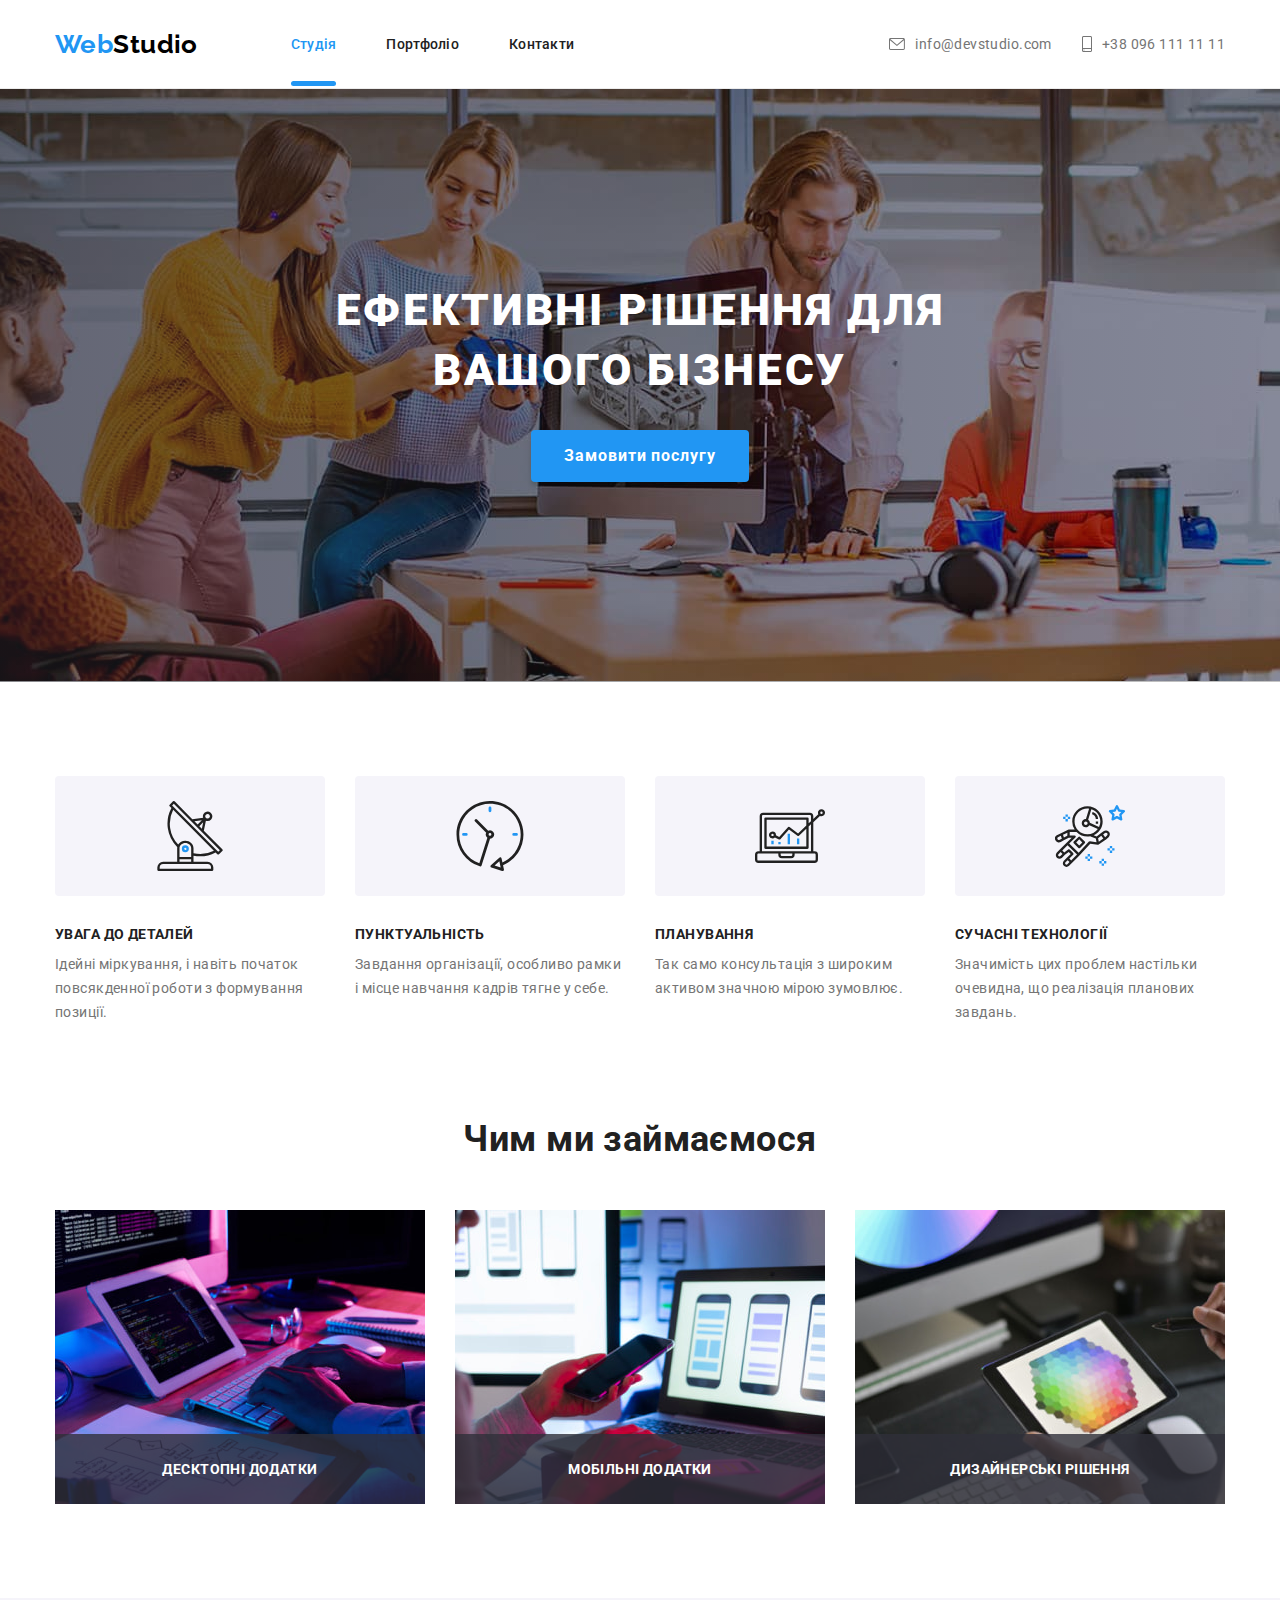
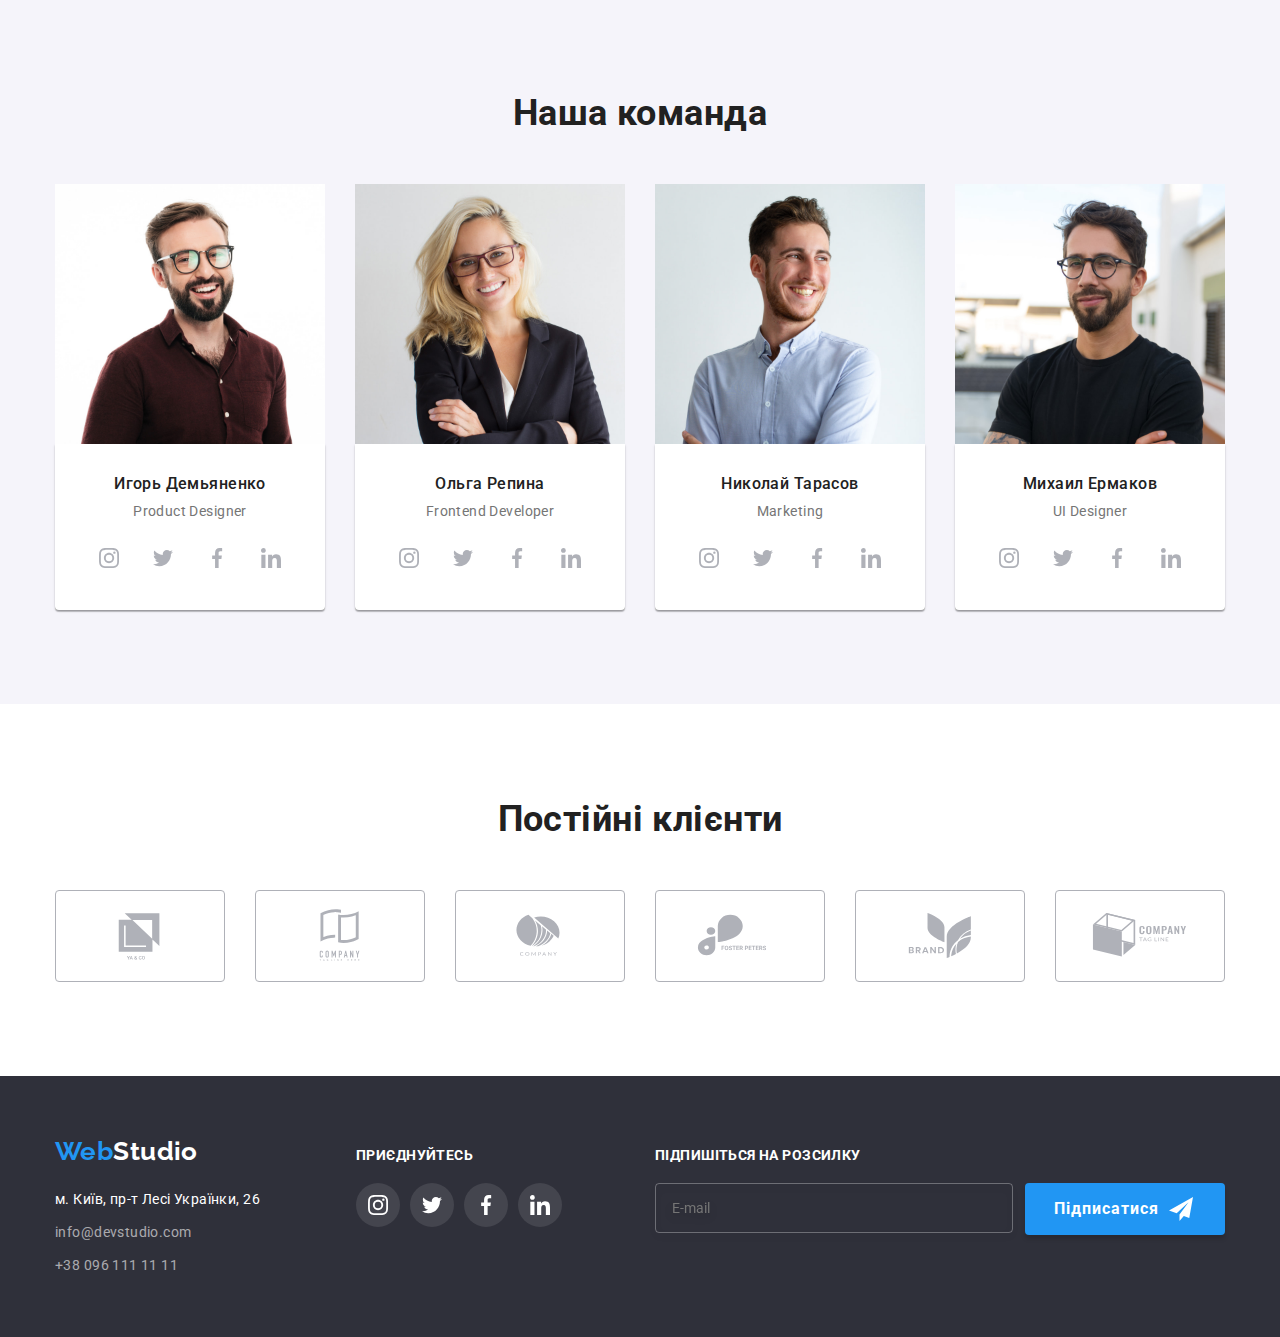
<file: index.html>
<!DOCTYPE html>
<html lang="uk">
  <head>
    <meta charset="UTF-8" />
    <meta http-equiv="X-UA-Compatible" content="IE=edge" />
    <meta name="viewport" content="width=device-width, initial-scale=1.0" />
    <title>WebStudio</title>
    <link rel="preconnect" href="https://fonts.googleapis.com" />
    <link rel="preconnect" href="https://fonts.gstatic.com" crossorigin />
    <link
      href="https://fonts.googleapis.com/css2?family=Raleway:wght@700&family=Roboto:wght@400;500;700;900&display=swap"
      rel="stylesheet"
    />
    <link
      rel="stylesheet"
      href="https://cdnjs.cloudflare.com/ajax/libs/modern-normalize/1.1.0/modern-normalize.min.css"
    />
    <link rel="stylesheet" href="./css/main.min.css" />
    
  </head>

  <body>
    <!-- HEADER -->
    <header class="header">
      <div class="container header-container">
        <a class="logo" href="./index.html">Web<span class="logo__acent">Studio</span></a>
        <nav class="nav">
          <ul class="nav__list">
            <li class="nav__item"><a class="nav__link nav__link--current" href="./index.html">Студія</a></li>
            <li class="nav__item"><a class="nav__link" href="./portfolio.html">Портфоліо</a></li>
            <li class="nav__item"><a class="nav__link" href="/">Контакти</a></li>
          </ul>
        </nav>
        <ul class="contact">
          <li class="contact__item">
            <a class="contact__link" href="mailto:info@devstudio.com">
              <svg class="contact__icon" width="16" height="12"><use href="./image/icons.svg#icon-envelope"></use></svg
              >info@devstudio.com</a
            >
          </li>
          <li class="contact__item">
            <a class="contact__link" href="tel:+38-096-111-11-11">
              <svg class="contact__icon" width="10" height="16">
                <use href="./image/icons.svg#icon-smartphone"></use></svg
              >+38 096 111 11 11</a
            >
          </li>
        </ul>
      </div>
    </header>
    <main>
      <!-- Hero section -->
      <section class="hero">
        <div class="container">
          <h1 class="hero__title">Ефективні рішення для вашого бізнесу</h1>
          <button class="hero__btn" data-modal-open type="button">Замовити послугу</button>
        </div>
      </section>
      <!-- Competence section -->
      <section class="competence">
        <div class="container">
          <h2 class="visually-hidden">Наші Компитенції</h2>
          <ul class="competence__list card">
            <li class="competence__item">
              <div class="box">
                <svg class="competence__icon">
                  <use href="./image/icons.svg#icon-antenna"></use>
                </svg>
              </div>
              <h3 class="title">УВАГА ДО ДЕТАЛЕЙ</h3>
              <p class="competence__dsc">
                Ідейні міркування, і навіть початок повсякденної роботи з формування позиції.
              </p>
            </li>
            <li class="competence__item">
              <div class="box">
                <svg class="competence__icon">
                  <use href="./image/icons.svg#icon-clock"></use>
                </svg>
              </div>
              <h3 class="title">ПУНКТУАЛЬНІСТЬ</h3>
              <p class="competence__dsc">Завдання організації, особливо рамки і місце навчання кадрів тягне у себе.</p>
            </li>
            <li class="competence__item">
              <div class="box">
                <svg class="competence__icon">
                  <use href="./image/icons.svg#icon-diagram"></use>
                </svg>
              </div>
              <h3 class="title">ПЛАНУВАННЯ</h3>
              <p class="competence__dsc">Так само консультація з широким активом значною мірою зумовлює.</p>
            </li>
            <li class="competence__item">
              <div class="box">
                <svg class="competence__icon">
                  <use href="./image/icons.svg#icon-astronaut"></use>
                </svg>
              </div>
              <h3 class="title">СУЧАСНІ ТЕХНОЛОГІЇ</h3>
              <p class="competence__dsc">Значимість цих проблем настільки очевидна, що реалізація планових завдань.</p>
            </li>
          </ul>
        </div>
      </section>
      <!-- Work section -->
      <section class="work">
        <div class="container">
          <h2 class="section-title">Чим ми займаємося</h2>
          <ul class="work__list card">
            <li class="work__item">
              <img class="work__img" 
               src="./image/box-1.jpg"
               alt="розробка на компютері"
               width="370" />
              <div class="work__overlay">
                <p class="work__dsc">Десктопні додатки</p>
              </div>
            </li>
            <li class="work__item">
              <img class="work__img" src="./image/box-2.jpg" alt="мобільний телефон" width="370" />
              <div class="work__overlay">
                <p class="work__dsc">Мобільні додатки</p>
              </div>
            </li>
            <li class="work__item">
              <img class="work__img" src="./image/box-3.jpg" alt="шистикутник на планшеті" width="370" />
              <div class="work__overlay">
                <p class="work__dsc">Дизайнерські рішення</p>
              </div>
            </li>
          </ul>
        </div>
      </section>
      <!-- Team section -->
      <section class="team">
        <div class="container">
          <h2 class="section-title">Наша команда</h2>
          <ul class="team__list card">
            <li class="team__item">
              <img class="team__img" src="./image/img-3.jpg" alt="фотографія Ігоря" width="270" />
              <div class="wrap">
                <h3 class="wrap__title">Игорь Демьяненко</h3>
                <p class="team__dsc" lang="en">Product Designer</p>
                <ul class="social">
                  <li>
                    <a class="social__link" href="" target="_blank" rel="noopener noreferrer">
                      <svg class="social__icon" width="20" height="20">
                        <use href="./image/icons.svg#icon-instagram"></use></svg
                    ></a>
                  </li>
                  <li>
                    <a class="social__link" href="" target="_blank" rel="noopener noreferrer">
                      <svg class="social__icon" width="20" height="20">
                        <use href="./image/icons.svg#icon-twitter"></use></svg
                    ></a>
                  </li>
                  <li>
                    <a class="social__link" href="" target="_blank" rel="noopener noreferrer">
                      <svg class="social__icon" width="20" height="20">
                        <use href="./image/icons.svg#icon-facebook"></use></svg
                    ></a>
                  </li>
                  <li>
                    <a class="social__link" href="" target="_blank" rel="noopener noreferrer">
                      <svg class="social__icon" width="20" height="20">
                        <use href="./image/icons.svg#icon-linkedin"></use></svg
                    ></a>
                  </li>
                </ul>
              </div>
            </li>
            <li class="team__item">
              <img class="team__img" src="./image/img-2.jpg" alt="фотографія Ольги" width="270" />
              <div class="wrap">
                <h3 class="wrap__title">Ольга Репина</h3>
                <p class="team__dsc" lang="en">Frontend Developer</p>
                <ul class="social">
                  <li>
                    <a class="social__link" href="" target="_blank" rel="noopener noreferrer">
                      <svg class="social__icon" width="20" height="20">
                        <use href="./image/icons.svg#icon-instagram"></use></svg
                    ></a>
                  </li>
                  <li>
                    <a class="social__link" href="" target="_blank" rel="noopener noreferrer">
                      <svg class="social__icon" width="20" height="20">
                        <use href="./image/icons.svg#icon-twitter"></use></svg
                    ></a>
                  </li>
                  <li>
                    <a class="social__link" href="" target="_blank" rel="noopener noreferrer">
                      <svg class="social__icon" width="20" height="20">
                        <use href="./image/icons.svg#icon-facebook"></use></svg
                    ></a>
                  </li>
                  <li>
                    <a class="social__link" href="" target="_blank" rel="noopener noreferrer">
                      <svg class="social__icon" width="20" height="20">
                        <use href="./image/icons.svg#icon-linkedin"></use></svg
                    ></a>
                  </li>
                </ul>
              </div>
            </li>
            <li class="team__item">
              <img class="team__img" src="./image/img-1.jpg" alt="фотографія Миколая" width="270" />
              <div class="wrap">
                <h3 class="wrap__title">Николай Тарасов</h3>
                <p class="team__dsc" lang="en">Marketing</p>
                <ul class="social">
                  <li>
                    <a class="social__link" href="" target="_blank" rel="noopener noreferrer">
                      <svg class="social__icon" width="20" height="20">
                        <use href="./image/icons.svg#icon-instagram"></use></svg
                    ></a>
                  </li>
                  <li>
                    <a class="social__link" href="" target="_blank" rel="noopener noreferrer">
                      <svg class="social__icon" width="20" height="20">
                        <use href="./image/icons.svg#icon-twitter"></use></svg
                    ></a>
                  </li>
                  <li>
                    <a class="social__link" href="" target="_blank" rel="noopener noreferrer">
                      <svg class="social__icon" width="20" height="20">
                        <use href="./image/icons.svg#icon-facebook"></use></svg
                    ></a>
                  </li>
                  <li>
                    <a class="social__link" href="" target="_blank" rel="noopener noreferrer">
                      <svg class="social__icon" width="20" height="20">
                        <use href="./image/icons.svg#icon-linkedin"></use></svg
                    ></a>
                  </li>
                </ul>
              </div>
            </li>
            <li class="team__item">
              <img class="team__img" src="./image/img.jpg" alt="фотографія Михайла" width="270" />
              <div class="wrap">
                <h3 class="wrap__title">Михаил Ермаков</h3>
                <p class="team__dsc" lang="en">UI Designer</p>
                <ul class="social">
                  <li>
                    <a class="social__link" href="" target="_blank" rel="noopener noreferrer">
                      <svg class="social__icon" width="20" height="20">
                        <use href="./image/icons.svg#icon-instagram"></use></svg
                    ></a>
                  </li>
                  <li>
                    <a class="social__link" href="" target="_blank" rel="noopener noreferrer">
                      <svg class="social__icon" width="20" height="20">
                        <use href="./image/icons.svg#icon-twitter"></use></svg
                    ></a>
                  </li>
                  <li>
                    <a class="social__link" href="" target="_blank" rel="noopener noreferrer">
                      <svg class="social__icon" width="20" height="20">
                        <use href="./image/icons.svg#icon-facebook"></use></svg
                    ></a>
                  </li>
                  <li>
                    <a class="social__link" href="" target="_blank" rel="noopener noreferrer">
                      <svg class="social__icon" width="20" height="20">
                        <use href="./image/icons.svg#icon-linkedin"></use></svg
                    ></a>
                  </li>
                </ul>
              </div>
            </li>
          </ul>
        </div>
      </section>
      <section class="client">
        <div class="container">
          <h2 class="section-title">Постійні клієнти</h2>
          <ul class="client__list">
            <li class="client__item">
              <a class="client__link" href="" target="_blank" rel="noopener noreferrer">
                <svg class="client__icon"><use href="./image/icons.svg#icon-logo-1"></use></svg
              ></a>
            </li>
            <li class="client__item">
              <a class="client__link" href="" target="_blank" rel="noopener noreferrer">
                <svg class="client__icon"><use href="./image/icons.svg#icon-logo-2"></use></svg
              ></a>
            </li>
            <li class="client__item">
              <a class="client__link" href="" target="_blank" rel="noopener noreferrer">
                <svg class="client__icon"><use href="./image/icons.svg#icon-logo-3"></use></svg
              ></a>
            </li>
            <li class="client__item">
              <a class="client__link" href="" target="_blank" rel="noopener noreferrer">
                <svg class="client__icon"><use href="./image/icons.svg#icon-logo-4"></use></svg
              ></a>
            </li>
            <li class="client__item">
              <a class="client__link" href="" target="_blank" rel="noopener noreferrer">
                <svg class="client__icon"><use href="./image/icons.svg#icon-logo-5"></use></svg
              ></a>
            </li>
            <li class="client__item">
              <a class="client__link" href="" target="_blank" rel="noopener noreferrer">
                <svg class="client__icon"><use href="./image/icons.svg#icon-logo-6"></use></svg
              ></a>
            </li>
          </ul>
        </div>
      </section>
    </main>
    <!-- Footer section -->
    <footer class="footer">
      <div class="container footer-container">
        <div class="address-content">
          <a class="logo logo--footer" href="./index.html"
            >Web<span class="logo__acent logo__acent--footer">Studio</span></a
          >
          <address class="address">
            <ul class="address__list">
              <li class="addres__item">
                <a
                  class="address__link address__link--white"
                  target="_blank"
                  href="https://goo.gl/maps/YeNabfr8arw7dKwr5"
                  rel="noopener noreferrer"
                >
                  м. Київ, пр-т Лесі Українки, 26</a
                >
              </li>
              <li class="addres__item">
                <a class="address__link" href="mailto:info@devstudio.com">info@devstudio.com</a>
              </li>
              <li class="addres__item">
                <a class="address__link" href="tel:+38-096-111-11-11">+38 096 111 11 11</a>
              </li>
            </ul>
          </address>
        </div>

        <div class="footer-contact">
          <h3 class="title title--footer">приєднуйтесь</h3>
          <ul class="social">
            <li>
              <a class="social__link social__link--footer" href="" target="_blank" rel="noopener noreferrer">
                <svg class="social__icon" width="20" height="20">
                  <use href="./image/icons.svg#icon-instagram"></use></svg
              ></a>
            </li>
            <li>
              <a class="social__link social__link--footer" href="" target="_blank" rel="noopener noreferrer">
                <svg class="social__icon" width="20" height="20"><use href="./image/icons.svg#icon-twitter"></use></svg
              ></a>
            </li>
            <li>
              <a class="social__link social__link--footer" href="" target="_blank" rel="noopener noreferrer">
                <svg class="social__icon" width="20" height="20"><use href="./image/icons.svg#icon-facebook"></use></svg
              ></a>
            </li>
            <li>
              <a class="social__link social__link--footer" href="" target="_blank" rel="noopener noreferrer">
                <svg class="social__icon" width="20" height="20"><use href="./image/icons.svg#icon-linkedin"></use></svg
              ></a>
            </li>
          </ul>
        </div>

        <form class="subscribe">
          <h3 class="title title--footer">Підпишіться на розсилку</h3>
          <input class="subscribe__input" type="email" name="email" placeholder="E-mail" />
          <button class="subscribe__btn" type="submit">
            Підписатися
            <svg class="subscribe__icon" width="24" height="24">
              <use href="./image/icons.svg#icon-icon-send"></use>
            </svg>
          </button>
        </form>
      </div>
    </footer>
    <!-- Modal window -->
    <div class="backdrop backdrop--is-hidden" data-modal>
      <div class="modal">
        <button class="modal__btn" data-modal-close type="button">
          <svg class="modal__icon" width="18" height="18">
            <use href="./image/icons.svg#icon-close-black-18dp-2-1"></use>
          </svg>
        </button>
        <form class="form">
          <strong class="form__title">Залиште свої дані, ми вам передзвонимо</strong>
          <div class="form__group" role="group">
            <label class="form__wrap">
              <span class="form__label">Ім'я</span>
              <input class="form__input" type="text" name="username" />
              <svg class="form__icon" width="17" height="17">
                <use href="./image/icons.svg#icon-vector"></use>
              </svg>
            </label>
            <label class="form__wrap">
              <span class="form__label">Телефон</span>
              <input class="form__input" type="tel" name="telefon" />
              <svg class="form__icon" width="18" height="18">
                <use href="./image/icons.svg#icon-phone-black-18dp-1"></use>
              </svg>
            </label>
            <label class="form__wrap">
              <span class="form__label">Пошта</span>
              <input class="form__input" type="email" name="email" />
              <svg class="form__icon" width="18" height="18">
                <use href="./image/icons.svg#icon-email-black-18dp-1"></use>
              </svg>
            </label>
            <label class="form__wrap">
              <span class="form__label">Коментар</span>
              <textarea class="form__input" cols="30" rows="10" placeholder="Введіть текст"></textarea>
            </label>
          </div>
          <label class="agreement">
            <input class="agreement__checkbox visually-hidden" type="checkbox" name="agreement" />
            <svg class="agreement__icon" width="16" height="15">
              <use class="agreement__icon agreement__icon--uncheck" href="./image/icons.svg#icon-icon"></use>
              <use class="agreement__icon agreement__icon--check" href="./image/icons.svg#icon-icon-check"></use>
            </svg>
            <span class="agreement__label"
              >Погоджуюся з розсилкою та приймаю <a class="agreement__link" href="">Умови договору</a></span
            >
          </label>
          <button class="agreement__btn" type="submit">Відправити</button>
        </form>
      </div>
    </div>
    <script src="./modal.js"></script>
  </body>
</html>
</file>
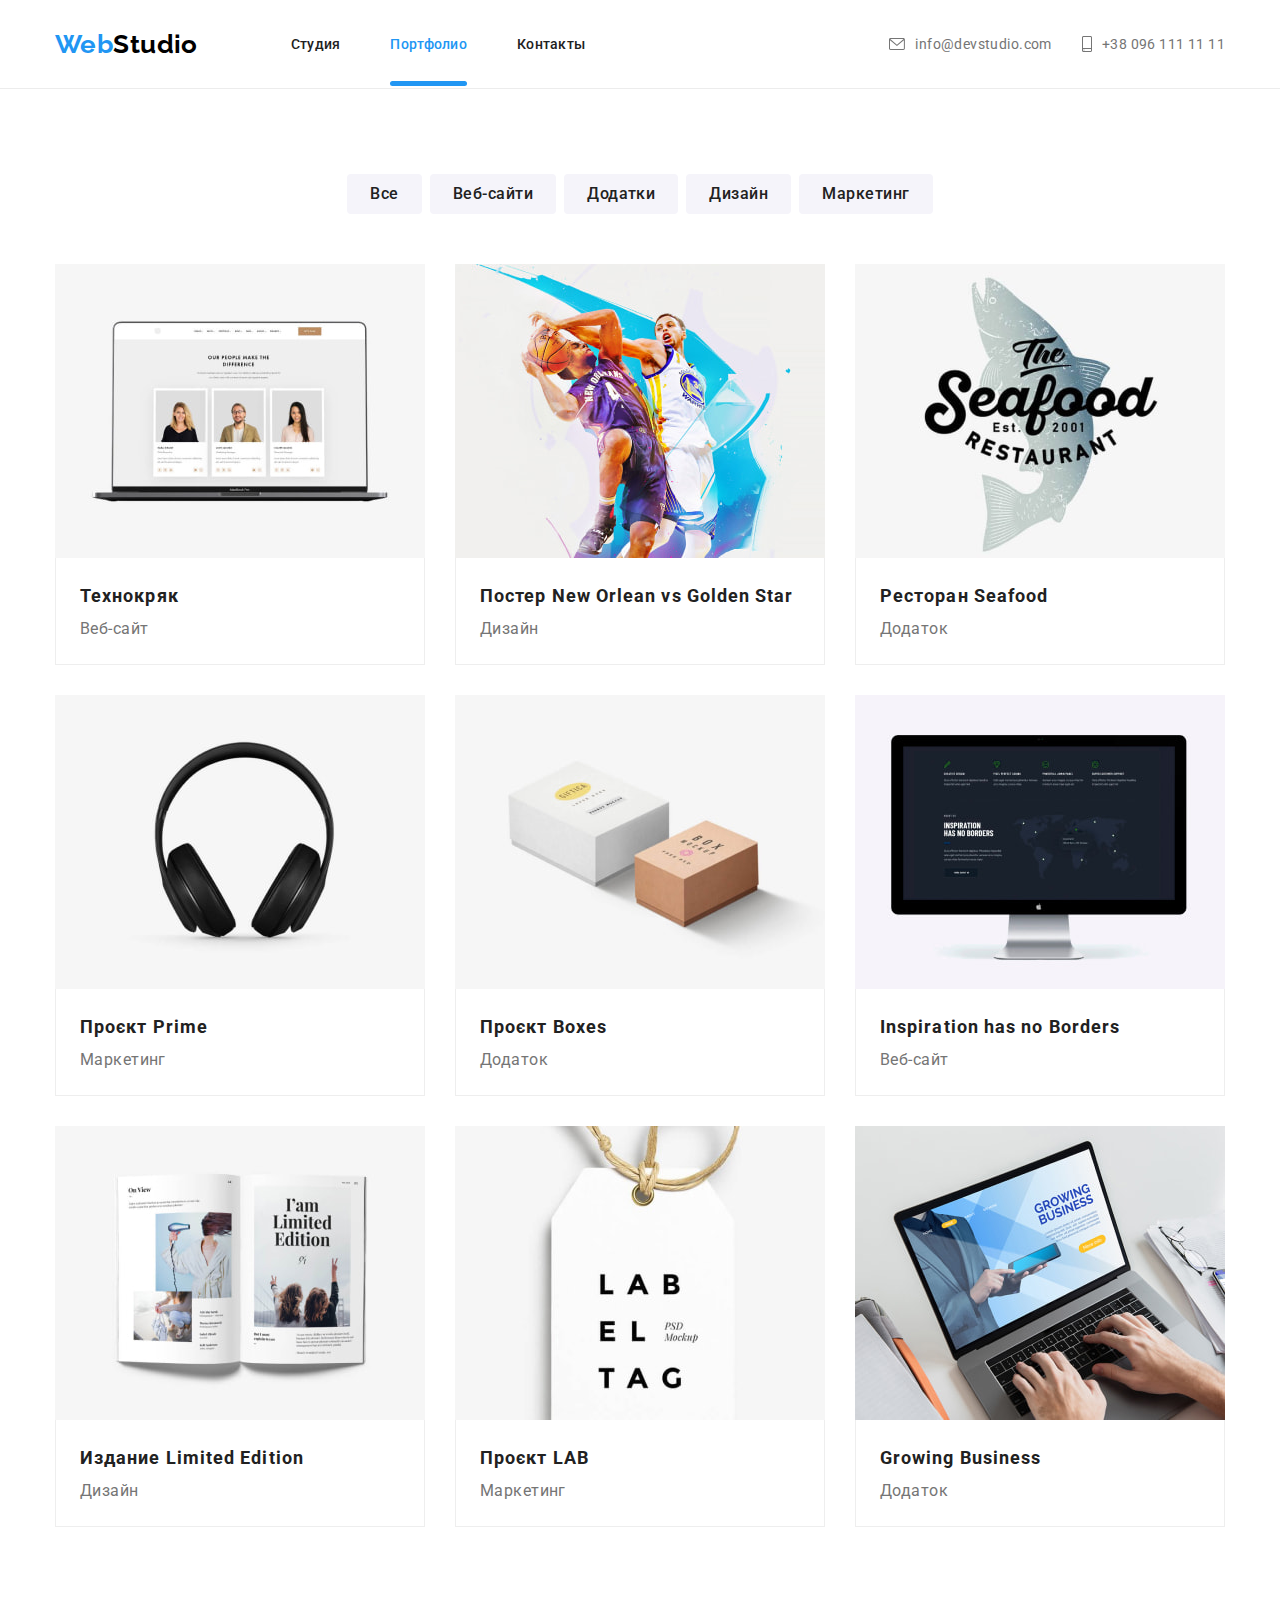
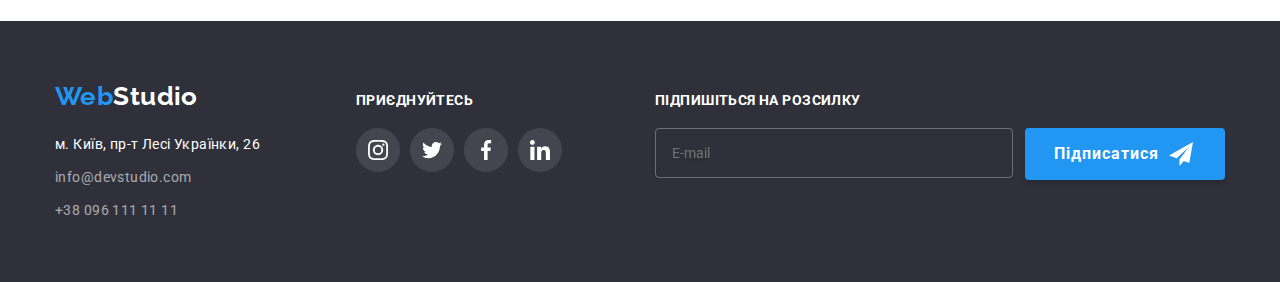
<file: portfolio.html>
<!DOCTYPE html>
<html lang="ru">
  <head>
    <meta charset="UTF-8" />
    <meta http-equiv="X-UA-Compatible" content="IE=edge" />
    <meta name="viewport" content="width=device-width, initial-scale=1.0" />
    <title>WebStudio</title>
    <link rel="preconnect" href="https://fonts.googleapis.com" />
    <link rel="preconnect" href="https://fonts.gstatic.com" crossorigin />
    <link
      href="https://fonts.googleapis.com/css2?family=Raleway:wght@700&family=Roboto:wght@400;500;700;900&display=swap"
      rel="stylesheet"
    />
    <link
      rel="stylesheet"
      href="https://cdnjs.cloudflare.com/ajax/libs/modern-normalize/1.1.0/modern-normalize.min.css"
    />
    <link rel="stylesheet" href="./css/portfolio.min.css" />
   
  </head>
  <body>
    <!-- HEADER -->
    <header class="header">
      <div class="container header-container">
        <a class="logo" href="./index.html">Web<span class="logo__acent">Studio</span></a>
        <nav class="nav">
          <ul class="nav__list">
            <li class="nav__item"><a class="nav__link" href="./index.html">Студия</a></li>
            <li class="nav__item"><a class="nav__link nav__link--current" href="./portfolio.html">Портфолио</a></li>
            <li class="nav__item"><a class="nav__link" href="/">Контакты</a></li>
          </ul>
        </nav>
        <ul class="contact">
          <li class="contact__item">
            <a class="contact__link" href="mailto:info@devstudio.com">
              <svg class="contact__icon" width="16" height="12"><use href="./image/icons.svg#icon-envelope"></use></svg>info@devstudio.com</a>
          </li>
          <li class="contact__item">
            <a class="contact__link" href="tel:+38-096-111-11-11">
              <svg class="contact__icon" width="10" height="16"><use href="./image/icons.svg#icon-smartphone"></use></svg>+38 096 111 11 11</a>
          </li>
        </ul>
      </div>
    </header>
    <main>
    <!-- MAIN section  -->
      <section class="portfolio-section">
        <div class="container">
          <h1 class="visually-hidden">портфоліо проєктів</h1>
          <ul class="filter ">
            <li><button class="filter__btn" type="button">Все</button></li>
            <li><button class="filter__btn" type="button">Веб-сайти</button></li>
            <li><button class="filter__btn" type="button">Додатки</button></li>
            <li><button class="filter__btn" type="button">Дизайн</button></li>
            <li><button class="filter__btn" type="button">Маркетинг</button></li>
          </ul>
    <!-- Portfolio cards -->
          <ul class="portfolio card">
            <li class="portfolio__item">
              <a class="portfolio__link" href=""> 
                <div class=portfolio-img-wrap> <img src="./image/portfolio/img-1.jpg" alt="веб-сайт технокряк" width="370" />
                  <div class="portfolio-overlay">
                    <p class="portfolio-overlay__discription">Ресурс пропонує комплексні пропозиції з різним рівнем функціоналу та сервісів. Все це дозволить відвідувачу отримати
                    вичерпні відомості про компанію чи приватну особу.</p>
                  </div> </div>
                <div class="portfolio-wrap">
                  <h2 class="portfolio__title">Технокряк</h2>
                  <p class="portfolio__discription">Веб-сайт</p>
                </div>
              </a>
            </li>
            <li class="portfolio__item">
              <a class="portfolio__link" href=""
                > <div class=portfolio-img-wrap> <img src="./image/portfolio/img-2.jpg" alt="постер баскетбольного турнира" width="370" />
                  <div class="portfolio-overlay">
                  <p class="portfolio-overlay__discription"></p>
                </div> </div>
                <div class="portfolio-wrap">
                  <h2 class="portfolio__title">Постер New Orlean vs Golden Star</h2>
                  <p class="portfolio__discription">Дизайн</p>
                </div>
              </a>
            </li>
            <li class="portfolio__item">
              <a class="portfolio__link" href=""
                > <div class=portfolio-img-wrap> <img src="./image/portfolio/img-3.jpg" alt="обложка приложения рыбный ресторан" width="370" /> <div class="portfolio-overlay">
                  <p class="portfolio-overlay__discription"></p>
                </div></div>
                <div class="portfolio-wrap">
                  <h2 class="portfolio__title">Ресторан Seafood</h2>
                  <p class="portfolio__discription">Додаток</p>
                </div>
              </a>
            </li>
            <li class="portfolio__item">
              <a class="portfolio__link" href=""
                > <div class=portfolio-img-wrap> <img src="./image/portfolio/img-4.jpg" alt="наушники" width="370" /> <div class="portfolio-overlay">
                  <p class="portfolio-overlay__discription"></p>
                </div></div>
                <div class="portfolio-wrap">
                  <h2 class="portfolio__title">Проєкт Prime</h2>
                  <p class="portfolio__discription">Маркетинг</p>
                </div>
              </a>
            </li>
            <li class="portfolio__item">
              <a class="portfolio__link" href=""
                > <div class=portfolio-img-wrap> <img src="./image/portfolio/img-5.jpg" alt="две коробки" width="370" /> <div class="portfolio-overlay">
                  <p class="portfolio-overlay__discription"></p>
                </div></div>
                <div class="portfolio-wrap">
                  <h2 class="portfolio__title">Проєкт Boxes</h2>
                  <p class="portfolio__discription">Додаток</p>
                </div>
              </a>
            </li>
            <li class="portfolio__item">
              <a class="portfolio__link" href=""
                > <div class=portfolio-img-wrap> <img src="./image/portfolio/img-6.jpg" alt="монитор" width="370" /> <div class="portfolio-overlay">
                  <p class="portfolio-overlay__discription"></p>
                </div></div>
                <div class="portfolio-wrap">
                  <h2 class="portfolio__title" lang="en">Inspiration has no Borders</h2>
                  <p class="portfolio__discription">Веб-сайт</p>
                </div>
              </a>
            </li>
            <li class="portfolio__item">
              <a class="portfolio__link" href=""
                > <div class=portfolio-img-wrap> <img src="./image/portfolio/img-7.jpg" alt="дизайн издания" width="370" /> <div class="portfolio-overlay">
                  <p class="portfolio-overlay__discription"></p>
                </div></div>
                <div class="portfolio-wrap">
                  <h2 class="portfolio__title">Издание Limited Edition</h2>
                  <p class="portfolio__discription">Дизайн</p>
                </div>
              </a>
            </li>
            <li class="portfolio__item">
              <a class="portfolio__link" href=""
                > <div class=portfolio-img-wrap> <img src="./image/portfolio/img-8.jpg" alt="бирка лаб" width="370" /> <div class="portfolio-overlay">
                  <p class="portfolio-overlay__discription"></p>
                </div></div>
                <div class="portfolio-wrap">
                  <h2 class="portfolio__title">Проєкт LAB</h2>
                  <p class="portfolio__discription">Маркетинг</p>
                </div>
              </a>
            </li>
            <li class="portfolio__item">
              <a class="portfolio__link" href=""
                > <div class=portfolio-img-wrap> <img src="./image/portfolio/img-9.jpg" alt="ноутбук" width="370" /> <div class="portfolio-overlay">
                  <p class="portfolio-overlay__discription"></p>
                </div> </div>
                <div class="portfolio-wrap">
                  <h2 class="portfolio__title" lang="en">Growing Business</h2>
                  <p class="portfolio__discription">Додаток</p>
                </div>
              </a>
            </li>
          </ul>
        </div>
      </section>
    </main>
    <!-- Footer section -->
   <footer class="footer">
      <div class="container footer-container">
        <div class="address-content">
        <a class="logo logo--footer" href="./index.html">Web<span class="logo__acent logo__acent--footer">Studio</span></a>
        <address class="address">
          <ul class="address__list">
            <li class="addres__item">
              <a
                class="address__link address__link--white"
                target="_blank"
                href="https://goo.gl/maps/YeNabfr8arw7dKwr5"
                rel="noopener noreferrer"
              >
                м. Київ, пр-т Лесі Українки, 26</a
              >
            </li>
            <li class="addres__item">
              <a class="address__link" href="mailto:info@devstudio.com">info@devstudio.com</a>
            </li>
            <li class="addres__item">
              <a class="address__link" href="tel:+38-096-111-11-11">+38 096 111 11 11</a>
            </li>
          </ul>
          </div>
        </address>
        <div class="footer-contact">
          <h3 class="title title--footer">приєднуйтесь</h3>
          <ul class="social">
            <li>
              <a class="social__link social__link--footer" href="" href="" target="_blank" rel="noopener noreferrer">
                <svg class="social__icon" width="20" height="20"><use href="./image/icons.svg#icon-instagram"></use></svg></a>
            </li>
            <li>
              <a class="social__link social__link--footer" href="" href="" target="_blank" rel="noopener noreferrer">
                <svg class="social__icon" width="20" height="20"><use href="./image/icons.svg#icon-twitter"></use></svg></a>
            </li>
            <li>
              <a class="social__link social__link--footer" href="" href="" target="_blank" rel="noopener noreferrer">
                <svg class="social__icon" width="20" height="20"><use href="./image/icons.svg#icon-facebook"></use></svg></a>
            </li>
            <li>
              <a class="social__link social__link--footer" href="" href="" target="_blank" rel="noopener noreferrer">
                <svg class="social__icon" width="20" height="20"><use href="./image/icons.svg#icon-linkedin"></use></svg></a>
            </li>
          </ul>
        </div>
        <div class="subscribe">
          <h3 class="title title--footer">Підпишіться на розсилку</h3>
          <input class="subscribe__input" type="email" placeholder="E-mail">
          <button class="subscribe__btn" type="submit">Підписатися
            <svg class="subscribe__icon" width="24" height="24">
              <use href="./image/icons.svg#icon-icon-send"></use>
            </svg>
          </button>
        </div>
      </div>
    </footer>
  </body>
</html>
</file>
<file: css/main.min.css>
:root{--text-color-title: #212121;--text-color: #757575;--acent: #2196f3;--black-acent: #000000;--adress-color: #ffffff99;--white: #ffffff;--backg-dark: #2f303a;--backg-grey: #f5f4fa;--backg-hero: #c4c4c4;--main-font: "Roboto", sans-serif;--secnd-font: "Raleway", sans-serif;--indent: 30px;--time: 250ms cubic-bezier(0.4, 0, 0.2, 1)}.visually-hidden{position:absolute;width:1px;height:1px;margin:-1px;border:0;padding:0;white-space:nowrap;-webkit-clip-path:inset(100%);clip-path:inset(100%);clip:rect(0 0 0 0);overflow:hidden}body{padding-top:80px;color:var(--text-color);font-family:var(--main-font);font-weight:400;font-size:14px;line-height:1.7142857143;letter-spacing:.03em}.no-scroll{overflow:hidden}h1,h2,h3,h4,h5,h6,p{margin:0}ul{margin:0;padding:0;list-style:none}a{text-decoration:none;color:currentColor}img{display:block}.card{display:-webkit-box;display:-ms-flexbox;display:flex;gap:var(--indent);-ms-flex-wrap:wrap;flex-wrap:wrap}.container{margin-left:auto;margin-right:auto;padding-left:15px;padding-right:15px}@media screen and (min-width: 480px){.container{width:450px}}@media screen and (min-width: 768px){.container{width:738px}}@media screen and (min-width: 1200px){.container{width:1200px}}.title{margin-bottom:10px;font-weight:700;font-size:14px;line-height:1.1428571429;text-transform:uppercase;color:var(--text-color-title)}.section-title{text-align:center;margin-bottom:50px;font-weight:700;font-size:36px;line-height:1.1666666667;color:var(--text-color-title)}.title--footer{margin-bottom:20px;color:var(--white)}.social{display:-webkit-box;display:-ms-flexbox;display:flex;-webkit-box-align:center;-ms-flex-align:center;align-items:center;-webkit-box-pack:center;-ms-flex-pack:center;justify-content:center;gap:10px}.social__link{display:-webkit-box;display:-ms-flexbox;display:flex;-webkit-box-align:center;-ms-flex-align:center;align-items:center;-webkit-box-pack:center;-ms-flex-pack:center;justify-content:center;width:44px;height:44px;border-radius:50%;color:#afb1b8;-webkit-transition:color var(--time),background-color var(--time);transition:color var(--time),background-color var(--time)}.social__link:hover,.social__link:focus{color:var(--white);background-color:var(--acent)}.social__link--footer{color:var(--white);background-color:rgba(255,255,255,.1);-webkit-transition:background-color var(--time);transition:background-color var(--time)}.social__link--footer--footer:hover,.social__link--footer--footer:focus{background-color:var(--acent)}.social__icon{fill:currentColor}.logo{margin-right:93px;font-family:"Raleway";font-style:normal;font-weight:700;font-size:26px;line-height:1.1923076923;color:var(--acent)}.logo__acent{color:var(--black-acent)}.logo--footer{display:inline-block;margin-right:0;margin-bottom:20px}.logo__acent--footer{color:var(--white)}.box{display:-webkit-box;display:-ms-flexbox;display:flex;-webkit-box-align:center;-ms-flex-align:center;align-items:center;-webkit-box-pack:center;-ms-flex-pack:center;justify-content:center;width:270px;height:120px;margin-bottom:30px;background-color:var(--backg-grey);border-radius:4px}.wrap{padding-top:30px;padding-bottom:30px;padding-left:5px;padding-right:5px;text-align:center;-webkit-box-shadow:0px 1px 3px rgba(0,0,0,.12),0px 1px 1px rgba(0,0,0,.14),0px 2px 1px rgba(0,0,0,.2);box-shadow:0px 1px 3px rgba(0,0,0,.12),0px 1px 1px rgba(0,0,0,.14),0px 2px 1px rgba(0,0,0,.2);border-radius:0px 0px 4px 4px}.wrap__title{font-weight:500;text-transform:capitalize;color:var(--text-color-title);margin-bottom:10px}.filter{display:-webkit-box;display:-ms-flexbox;display:flex;margin-bottom:50px;-webkit-box-pack:center;-ms-flex-pack:center;justify-content:center;gap:8px}.filter__btn{padding:6px 22px;border-radius:4px;border:1px solid rgba(0,0,0,0);font-family:inherit;font-weight:500;font-size:16px;line-height:1.625;letter-spacing:.03em;color:var(--text-color-title);background-color:var(--backg-grey);cursor:pointer;-webkit-transition:color var(--time),background-color var(--time),-webkit-box-shadow var(--time);transition:color var(--time),background-color var(--time),-webkit-box-shadow var(--time);transition:color var(--time),box-shadow var(--time),background-color var(--time);transition:color var(--time),box-shadow var(--time),background-color var(--time),-webkit-box-shadow var(--time)}.filter__btn:hover,.filter__btn:focus{color:var(--white);background-color:var(--acent);-webkit-box-shadow:0px 1px 1px rgba(0,0,0,.12),0px 4px 4px rgba(0,0,0,.06),1px 4px 6px rgba(0,0,0,.16);box-shadow:0px 1px 1px rgba(0,0,0,.12),0px 4px 4px rgba(0,0,0,.06),1px 4px 6px rgba(0,0,0,.16)}.backdrop{position:fixed;top:0;left:0;width:100%;height:100%;background-color:rgba(0,0,0,.2);-webkit-transition:opacity 400ms ease-out,visibility 600ms ease-out;transition:opacity 400ms ease-out,visibility 600ms ease-out}.backdrop--is-hidden{opacity:0;visibility:hidden;pointer-events:none}.backdrop--is-hidden .modal{opacity:0;-webkit-transform:translate(-50%, -50%) scale(0.3);transform:translate(-50%, -50%) scale(0.3)}.header{position:fixed;top:0;left:0;width:100%;z-index:1000;background-color:var(--white);border-bottom:1px solid #ececec}.header-container{display:-webkit-box;display:-ms-flexbox;display:flex;-webkit-box-align:center;-ms-flex-align:center;align-items:center}.nav__list{display:-webkit-box;display:-ms-flexbox;display:flex;gap:50px;font-weight:500;font-size:14px;line-height:1.1428571429;letter-spacing:.02em;color:var(--text-color-title)}.nav__link{display:-webkit-inline-box;display:-ms-inline-flexbox;display:inline-flex;-webkit-box-align:center;-ms-flex-align:center;align-items:center;padding:32px 0;-webkit-transition:color var(--time);transition:color var(--time)}.nav__link:hover,.nav__link:focus{color:var(--acent)}.nav__link--current{position:relative;color:var(--acent)}.nav__link--current:after{content:"";position:absolute;bottom:-2px;left:0;display:block;width:100%;height:5px;border-radius:3px;background-color:var(--acent)}.hero{max-width:1600px;margin-left:auto;margin-right:auto;padding-top:200px;padding-bottom:200px;text-align:center;background-color:var(--backg-hero);background-image:-webkit-gradient(linear, left top, right top, from(rgba(47, 48, 58, 0.4)), to(transparent)),url(../image/Imghero.jpg);background-image:linear-gradient(to right, rgba(47, 48, 58, 0.4), transparent),url(../image/Imghero.jpg);background-position:center;background-repeat:no-repeat}.hero__title{max-width:360px;margin:0 auto;margin-bottom:30px;font-weight:900;font-size:26px;line-height:1.6153846154;letter-spacing:.06em;text-transform:uppercase;color:var(--white)}@media screen and (min-width: 1200px){.hero__title{max-width:695px;font-size:44px;line-height:1.3636363636}}.hero__btn{min-width:200px;min-height:50px;padding:10px 32px;border:1px solid rgba(0,0,0,0);border-radius:4px;font-family:inherit;font-weight:700;font-size:16px;line-height:1.875;letter-spacing:.06em;color:var(--white);background-color:var(--acent);cursor:pointer;-webkit-box-shadow:0px 4px 4px rgba(0,0,0,.15);box-shadow:0px 4px 4px rgba(0,0,0,.15);-webkit-transition:background-color var(--time);transition:background-color var(--time)}.hero__btn:hover,.hero__btn:focus{background-color:#188ce8}.competence{padding-top:94px;padding-bottom:94px}.competence__list{-ms-flex-wrap:nowrap;flex-wrap:nowrap;padding-bottom:0}.competence__item{-ms-flex-preferred-size:calc((100% - var(--indent)*3)/4);flex-basis:calc((100% - var(--indent)*3)/4)}.competence__icon{width:70px;height:70px}.work{padding-bottom:94px}.work__item{position:relative;-ms-flex-preferred-size:calc((100% - var(--indent)*2)/3);flex-basis:calc((100% - var(--indent)*2)/3)}.work__overlay{position:absolute;bottom:0;width:370px;height:70px;background-color:rgba(47,48,58,.8)}.work__dsc{padding:27px;font-weight:700;font-size:14px;line-height:1.1428571429;text-align:center;letter-spacing:.03em;text-transform:uppercase;color:var(--white)}.team{padding-top:94px;padding-bottom:94px;background-color:var(--backg-grey)}.team__dsc{margin-bottom:16px}.team__item{-ms-flex-preferred-size:calc((100% - var(--indent)*3)/4);flex-basis:calc((100% - var(--indent)*3)/4);line-height:1.1875;background-color:var(--white)}.client{padding-top:94px;padding-bottom:94px}.client__list{display:-webkit-box;display:-ms-flexbox;display:flex;gap:var(--indent)}.client__link{display:-webkit-box;display:-ms-flexbox;display:flex;-webkit-box-align:center;-ms-flex-align:center;align-items:center;-webkit-box-pack:center;-ms-flex-pack:center;justify-content:center;width:170px;height:92px;border:1px solid #afb1b8;border-radius:4px;color:#afb1b8;-webkit-transition:color var(--time),border-color var(--time);transition:color var(--time),border-color var(--time)}.client__link:hover,.client__link:focus{color:var(--acent);border-color:var(--acent)}.client__icon{fill:currentColor;width:106px;height:60px}.footer{padding-top:60px;padding-bottom:60px;background-color:var(--backg-dark)}.footer-container{display:-webkit-box;display:-ms-flexbox;display:flex;-webkit-box-align:baseline;-ms-flex-align:baseline;align-items:baseline}.portfolio-section{padding-top:94px;padding-bottom:94px}.portfolio__item{-ms-flex-preferred-size:calc((100% - var(--indent)*2)/3);flex-basis:calc((100% - var(--indent)*2)/3)}.portfolio__discription{font-size:16px;line-height:1.875}.portfolio__title{font-weight:700;font-size:18px;line-height:2;letter-spacing:.06em;color:var(--text-color-title)}.portfolio__link{display:inline-block;-webkit-transition:-webkit-box-shadow var(--time);transition:-webkit-box-shadow var(--time);transition:box-shadow var(--time);transition:box-shadow var(--time), -webkit-box-shadow var(--time)}.portfolio__link:hover,.portfolio__link:focus{-webkit-box-shadow:0px 1px 1px rgba(0,0,0,.12),0px 4px 4px rgba(0,0,0,.06),1px 4px 6px rgba(0,0,0,.16);box-shadow:0px 1px 1px rgba(0,0,0,.12),0px 4px 4px rgba(0,0,0,.06),1px 4px 6px rgba(0,0,0,.16)}.portfolio-img-wrap{position:relative;overflow:hidden}.portfolio-wrap{padding-top:20px;padding-bottom:20px;padding-left:24px;padding-right:24px;text-align:start;border:1px solid #eee;border-top:none}.portfolio-overlay{position:absolute;top:0;left:0;-webkit-transform:translateY(100%);transform:translateY(100%);width:100%;height:100%;background-color:rgba(33,150,243,.9);-webkit-transition:-webkit-transform var(--time);transition:-webkit-transform var(--time);transition:transform var(--time);transition:transform var(--time), -webkit-transform var(--time)}.portfolio__link:hover .portfolio-overlay{-webkit-transform:translateY(0);transform:translateY(0)}.portfolio-overlay__discription{padding:63px 24px;font-weight:400;font-size:18px;line-height:1.5555555556;letter-spacing:.03em;color:var(--white);text-align:center;-webkit-user-select:none;-moz-user-select:none;-ms-user-select:none;user-select:none}.modal{position:absolute;top:50%;left:50%;-webkit-transform:translate(-50%, -50%);transform:translate(-50%, -50%);padding:40px;width:528px;height:581px;border-radius:4px;background-color:var(--white);opacity:1;-webkit-transition:opacity 400ms ease-in 200ms,-webkit-transform 400ms ease-in 200ms;transition:opacity 400ms ease-in 200ms,-webkit-transform 400ms ease-in 200ms;transition:transform 400ms ease-in 200ms,opacity 400ms ease-in 200ms;transition:transform 400ms ease-in 200ms,opacity 400ms ease-in 200ms,-webkit-transform 400ms ease-in 200ms}.modal__btn{position:absolute;top:8px;right:8px;display:-webkit-box;display:-ms-flexbox;display:flex;-webkit-box-align:center;-ms-flex-align:center;align-items:center;-webkit-box-pack:center;-ms-flex-pack:center;justify-content:center;width:30px;height:30px;padding:0;border-radius:50%;border:1px solid var(--backg-hero);background-color:rgba(0,0,0,0);cursor:pointer;-webkit-transition:fill var(--time);transition:fill var(--time)}.modal__btn:hover,.modal__btn:focus{fill:var(--acent)}.subscribe{display:-webkit-box;display:-ms-flexbox;display:flex;-ms-flex-wrap:wrap;flex-wrap:wrap;margin-left:93px}.subscribe__input{width:358px;height:50px;padding:15px 16px;margin-right:12px;border:1px solid rgba(255,255,255,.3);border-radius:4px;outline:rgba(0,0,0,0);-webkit-filter:drop-shadow(0px 4px 4px rgba(0, 0, 0, 0.15));filter:drop-shadow(0px 4px 4px rgba(0, 0, 0, 0.15));background-color:rgba(0,0,0,0);color:var(--white);-webkit-transition:border-color var(--time);transition:border-color var(--time)}.subscribe__input:hover,.subscribe__input:focus{border-color:var(--acent)}.subscribe__btn{display:-webkit-inline-box;display:-ms-inline-flexbox;display:inline-flex;-webkit-box-align:center;-ms-flex-align:center;align-items:center;gap:10px;min-width:200px;min-height:48px;padding:10px 28px;border:.5px solid rgba(0,0,0,0);border-radius:4px;font-family:inherit;font-weight:700;font-size:16px;line-height:1.875;letter-spacing:.06em;color:var(--white);background-color:var(--acent);-webkit-box-shadow:0px 4px 4px rgba(0,0,0,.15);box-shadow:0px 4px 4px rgba(0,0,0,.15);cursor:pointer;-webkit-transition:background-color var(--time);transition:background-color var(--time)}.subscribe__btn:hover,.subscribe__btn:focus{background-color:#188ce8}.subscribe__icon{fill:var(--white)}.form{text-align:center}.form__title{display:block;margin-bottom:12px;font-weight:700;font-size:20px;line-height:1.15;text-align:center;letter-spacing:.03em;color:var(--text-color-title)}.form__wrap{position:relative;display:block;margin-bottom:10px}.form__label{display:block;text-align:left;margin-bottom:4px;font-weight:400;font-size:12px;line-height:1.1666666667;letter-spacing:.01em;color:var(--text-color)}.form__input{padding:11px 40px;width:448px;height:40px;border:1px solid rgba(33,33,33,.2);border-radius:4px;outline:rgba(0,0,0,0);-webkit-transition:border-color var(--time);transition:border-color var(--time)}.form__input:last-child{height:120px;padding-left:16px;resize:none}.form__input::-webkit-input-placeholder{color:rgba(117,117,117,.5)}.form__input::-moz-placeholder{color:rgba(117,117,117,.5)}.form__input:-ms-input-placeholder{color:rgba(117,117,117,.5)}.form__input::-ms-input-placeholder{color:rgba(117,117,117,.5)}.form__input::placeholder{color:rgba(117,117,117,.5)}.form__input:hover,.form__input:focus{border-color:var(--acent)}.form__input:hover+.form__icon,.form__input:focus+.form__icon{fill:var(--acent)}.form__icon{position:absolute;bottom:10px;left:12px;-webkit-transition:fill var(--time);transition:fill var(--time)}.address-content{margin-right:70px}.address__list{width:231px}.addres__item:not(:last-child){margin-bottom:9px}.address__link{font-style:normal;color:var(--adress-color);-webkit-transition:color var(--time);transition:color var(--time)}.address__link--white{color:var(--white)}.address__link:hover,.address__link:focus{color:var(--acent)}.contact{display:-webkit-box;display:-ms-flexbox;display:flex;-webkit-box-align:center;-ms-flex-align:center;align-items:center;margin-left:auto;gap:30px}.contact__link{display:-webkit-inline-box;display:-ms-inline-flexbox;display:inline-flex;-webkit-box-align:center;-ms-flex-align:center;align-items:center;padding:32px 0;-webkit-transition:color var(--time);transition:color var(--time)}.contact__link:hover,.contact__link:focus{color:var(--acent)}.contact__icon{fill:currentColor;margin-right:10px}.agreement{display:-webkit-box;display:-ms-flexbox;display:flex;-webkit-box-align:center;-ms-flex-align:center;align-items:center;-webkit-box-pack:center;-ms-flex-pack:center;justify-content:center;gap:7px;margin-bottom:30px;-webkit-user-select:none;-moz-user-select:none;-ms-user-select:none;user-select:none}.agreement__link{text-decoration:underline;color:var(--acent);text-underline-position:under}.agreement__icon--check{opacity:0}.agreement__checkbox:checked+.agreement__icon .agreement__icon--uncheck{opacity:1}.agreement__checkbox:checked+.agreement__icon .agreement__icon--check{opacity:1}.agreement__checkbox:focus+.agreement__icon .agreement__icon--uncheck{fill:var(--acent)}.agreement__btn{display:-webkit-inline-box;display:-ms-inline-flexbox;display:inline-flex;text-align:center;min-width:200px;min-height:50px;padding:10px 52px;border:1px solid rgba(0,0,0,0);border-radius:4px;font-family:inherit;font-weight:700;font-size:16px;line-height:1.875;letter-spacing:.06em;color:var(--white);background-color:var(--acent);-webkit-box-shadow:0px 4px 4px rgba(0,0,0,.15);box-shadow:0px 4px 4px rgba(0,0,0,.15);cursor:pointer;-webkit-transition:background-color var(--time);transition:background-color var(--time)}.agreement__btn:hover,.agreement__btn:focus{background-color:#188ce8}/*# sourceMappingURL=main.min.css.map */
</file>
<file: css/portfolio.min.css>
:root{--text-color-title: #212121;--text-color: #757575;--acent: #2196f3;--black-acent: #000000;--adress-color: #ffffff99;--white: #ffffff;--backg-dark: #2f303a;--backg-grey: #f5f4fa;--backg-hero: #c4c4c4;--main-font: "Roboto", sans-serif;--secnd-font: "Raleway", sans-serif;--indent: 30px;--time: 250ms cubic-bezier(0.4, 0, 0.2, 1)}.visually-hidden{position:absolute;width:1px;height:1px;margin:-1px;border:0;padding:0;white-space:nowrap;-webkit-clip-path:inset(100%);clip-path:inset(100%);clip:rect(0 0 0 0);overflow:hidden}body{padding-top:80px;color:var(--text-color);font-family:var(--main-font);font-weight:400;font-size:14px;line-height:1.7142857143;letter-spacing:.03em}.no-scroll{overflow:hidden}h1,h2,h3,h4,h5,h6,p{margin:0}ul{margin:0;padding:0;list-style:none}a{text-decoration:none;color:currentColor}img{display:block}.card{display:-webkit-box;display:-ms-flexbox;display:flex;gap:var(--indent);-ms-flex-wrap:wrap;flex-wrap:wrap}.container{margin-left:auto;margin-right:auto;padding-left:15px;padding-right:15px}@media screen and (min-width: 480px){.container{width:450px}}@media screen and (min-width: 768px){.container{width:738px}}@media screen and (min-width: 1200px){.container{width:1200px}}.title{margin-bottom:10px;font-weight:700;font-size:14px;line-height:1.1428571429;text-transform:uppercase;color:var(--text-color-title)}.section-title{text-align:center;margin-bottom:50px;font-weight:700;font-size:36px;line-height:1.1666666667;color:var(--text-color-title)}.title--footer{margin-bottom:20px;color:var(--white)}.social{display:-webkit-box;display:-ms-flexbox;display:flex;-webkit-box-align:center;-ms-flex-align:center;align-items:center;-webkit-box-pack:center;-ms-flex-pack:center;justify-content:center;gap:10px}.social__link{display:-webkit-box;display:-ms-flexbox;display:flex;-webkit-box-align:center;-ms-flex-align:center;align-items:center;-webkit-box-pack:center;-ms-flex-pack:center;justify-content:center;width:44px;height:44px;border-radius:50%;color:#afb1b8;-webkit-transition:color var(--time),background-color var(--time);transition:color var(--time),background-color var(--time)}.social__link:hover,.social__link:focus{color:var(--white);background-color:var(--acent)}.social__link--footer{color:var(--white);background-color:rgba(255,255,255,.1);-webkit-transition:background-color var(--time);transition:background-color var(--time)}.social__link--footer--footer:hover,.social__link--footer--footer:focus{background-color:var(--acent)}.social__icon{fill:currentColor}.logo{margin-right:93px;font-family:"Raleway";font-style:normal;font-weight:700;font-size:26px;line-height:1.1923076923;color:var(--acent)}.logo__acent{color:var(--black-acent)}.logo--footer{display:inline-block;margin-right:0;margin-bottom:20px}.logo__acent--footer{color:var(--white)}.box{display:-webkit-box;display:-ms-flexbox;display:flex;-webkit-box-align:center;-ms-flex-align:center;align-items:center;-webkit-box-pack:center;-ms-flex-pack:center;justify-content:center;width:270px;height:120px;margin-bottom:30px;background-color:var(--backg-grey);border-radius:4px}.wrap{padding-top:30px;padding-bottom:30px;padding-left:5px;padding-right:5px;text-align:center;-webkit-box-shadow:0px 1px 3px rgba(0,0,0,.12),0px 1px 1px rgba(0,0,0,.14),0px 2px 1px rgba(0,0,0,.2);box-shadow:0px 1px 3px rgba(0,0,0,.12),0px 1px 1px rgba(0,0,0,.14),0px 2px 1px rgba(0,0,0,.2);border-radius:0px 0px 4px 4px}.wrap__title{font-weight:500;text-transform:capitalize;color:var(--text-color-title);margin-bottom:10px}.filter{display:-webkit-box;display:-ms-flexbox;display:flex;margin-bottom:50px;-webkit-box-pack:center;-ms-flex-pack:center;justify-content:center;gap:8px}.filter__btn{padding:6px 22px;border-radius:4px;border:1px solid rgba(0,0,0,0);font-family:inherit;font-weight:500;font-size:16px;line-height:1.625;letter-spacing:.03em;color:var(--text-color-title);background-color:var(--backg-grey);cursor:pointer;-webkit-transition:color var(--time),background-color var(--time),-webkit-box-shadow var(--time);transition:color var(--time),background-color var(--time),-webkit-box-shadow var(--time);transition:color var(--time),box-shadow var(--time),background-color var(--time);transition:color var(--time),box-shadow var(--time),background-color var(--time),-webkit-box-shadow var(--time)}.filter__btn:hover,.filter__btn:focus{color:var(--white);background-color:var(--acent);-webkit-box-shadow:0px 1px 1px rgba(0,0,0,.12),0px 4px 4px rgba(0,0,0,.06),1px 4px 6px rgba(0,0,0,.16);box-shadow:0px 1px 1px rgba(0,0,0,.12),0px 4px 4px rgba(0,0,0,.06),1px 4px 6px rgba(0,0,0,.16)}.header{position:fixed;top:0;left:0;width:100%;z-index:1000;background-color:var(--white);border-bottom:1px solid #ececec}.header-container{display:-webkit-box;display:-ms-flexbox;display:flex;-webkit-box-align:center;-ms-flex-align:center;align-items:center}.nav__list{display:-webkit-box;display:-ms-flexbox;display:flex;gap:50px;font-weight:500;font-size:14px;line-height:1.1428571429;letter-spacing:.02em;color:var(--text-color-title)}.nav__link{display:-webkit-inline-box;display:-ms-inline-flexbox;display:inline-flex;-webkit-box-align:center;-ms-flex-align:center;align-items:center;padding:32px 0;-webkit-transition:color var(--time);transition:color var(--time)}.nav__link:hover,.nav__link:focus{color:var(--acent)}.nav__link--current{position:relative;color:var(--acent)}.nav__link--current:after{content:"";position:absolute;bottom:-2px;left:0;display:block;width:100%;height:5px;border-radius:3px;background-color:var(--acent)}.footer{padding-top:60px;padding-bottom:60px;background-color:var(--backg-dark)}.footer-container{display:-webkit-box;display:-ms-flexbox;display:flex;-webkit-box-align:baseline;-ms-flex-align:baseline;align-items:baseline}.portfolio-section{padding-top:94px;padding-bottom:94px}.portfolio__item{-ms-flex-preferred-size:calc((100% - var(--indent)*2)/3);flex-basis:calc((100% - var(--indent)*2)/3)}.portfolio__discription{font-size:16px;line-height:1.875}.portfolio__title{font-weight:700;font-size:18px;line-height:2;letter-spacing:.06em;color:var(--text-color-title)}.portfolio__link{display:inline-block;-webkit-transition:-webkit-box-shadow var(--time);transition:-webkit-box-shadow var(--time);transition:box-shadow var(--time);transition:box-shadow var(--time), -webkit-box-shadow var(--time)}.portfolio__link:hover,.portfolio__link:focus{-webkit-box-shadow:0px 1px 1px rgba(0,0,0,.12),0px 4px 4px rgba(0,0,0,.06),1px 4px 6px rgba(0,0,0,.16);box-shadow:0px 1px 1px rgba(0,0,0,.12),0px 4px 4px rgba(0,0,0,.06),1px 4px 6px rgba(0,0,0,.16)}.portfolio-img-wrap{position:relative;overflow:hidden}.portfolio-wrap{padding-top:20px;padding-bottom:20px;padding-left:24px;padding-right:24px;text-align:start;border:1px solid #eee;border-top:none}.portfolio-overlay{position:absolute;top:0;left:0;-webkit-transform:translateY(100%);transform:translateY(100%);width:100%;height:100%;background-color:rgba(33,150,243,.9);-webkit-transition:-webkit-transform var(--time);transition:-webkit-transform var(--time);transition:transform var(--time);transition:transform var(--time), -webkit-transform var(--time)}.portfolio__link:hover .portfolio-overlay{-webkit-transform:translateY(0);transform:translateY(0)}.portfolio-overlay__discription{padding:63px 24px;font-weight:400;font-size:18px;line-height:1.5555555556;letter-spacing:.03em;color:var(--white);text-align:center;-webkit-user-select:none;-moz-user-select:none;-ms-user-select:none;user-select:none}.subscribe{display:-webkit-box;display:-ms-flexbox;display:flex;-ms-flex-wrap:wrap;flex-wrap:wrap;margin-left:93px}.subscribe__input{width:358px;height:50px;padding:15px 16px;margin-right:12px;border:1px solid rgba(255,255,255,.3);border-radius:4px;outline:rgba(0,0,0,0);-webkit-filter:drop-shadow(0px 4px 4px rgba(0, 0, 0, 0.15));filter:drop-shadow(0px 4px 4px rgba(0, 0, 0, 0.15));background-color:rgba(0,0,0,0);color:var(--white);-webkit-transition:border-color var(--time);transition:border-color var(--time)}.subscribe__input:hover,.subscribe__input:focus{border-color:var(--acent)}.subscribe__btn{display:-webkit-inline-box;display:-ms-inline-flexbox;display:inline-flex;-webkit-box-align:center;-ms-flex-align:center;align-items:center;gap:10px;min-width:200px;min-height:48px;padding:10px 28px;border:.5px solid rgba(0,0,0,0);border-radius:4px;font-family:inherit;font-weight:700;font-size:16px;line-height:1.875;letter-spacing:.06em;color:var(--white);background-color:var(--acent);-webkit-box-shadow:0px 4px 4px rgba(0,0,0,.15);box-shadow:0px 4px 4px rgba(0,0,0,.15);cursor:pointer;-webkit-transition:background-color var(--time);transition:background-color var(--time)}.subscribe__btn:hover,.subscribe__btn:focus{background-color:#188ce8}.subscribe__icon{fill:var(--white)}.address-content{margin-right:70px}.address__list{width:231px}.addres__item:not(:last-child){margin-bottom:9px}.address__link{font-style:normal;color:var(--adress-color);-webkit-transition:color var(--time);transition:color var(--time)}.address__link--white{color:var(--white)}.address__link:hover,.address__link:focus{color:var(--acent)}.contact{display:-webkit-box;display:-ms-flexbox;display:flex;-webkit-box-align:center;-ms-flex-align:center;align-items:center;margin-left:auto;gap:30px}.contact__link{display:-webkit-inline-box;display:-ms-inline-flexbox;display:inline-flex;-webkit-box-align:center;-ms-flex-align:center;align-items:center;padding:32px 0;-webkit-transition:color var(--time);transition:color var(--time)}.contact__link:hover,.contact__link:focus{color:var(--acent)}.contact__icon{fill:currentColor;margin-right:10px}/*# sourceMappingURL=portfolio.min.css.map */
</file>
